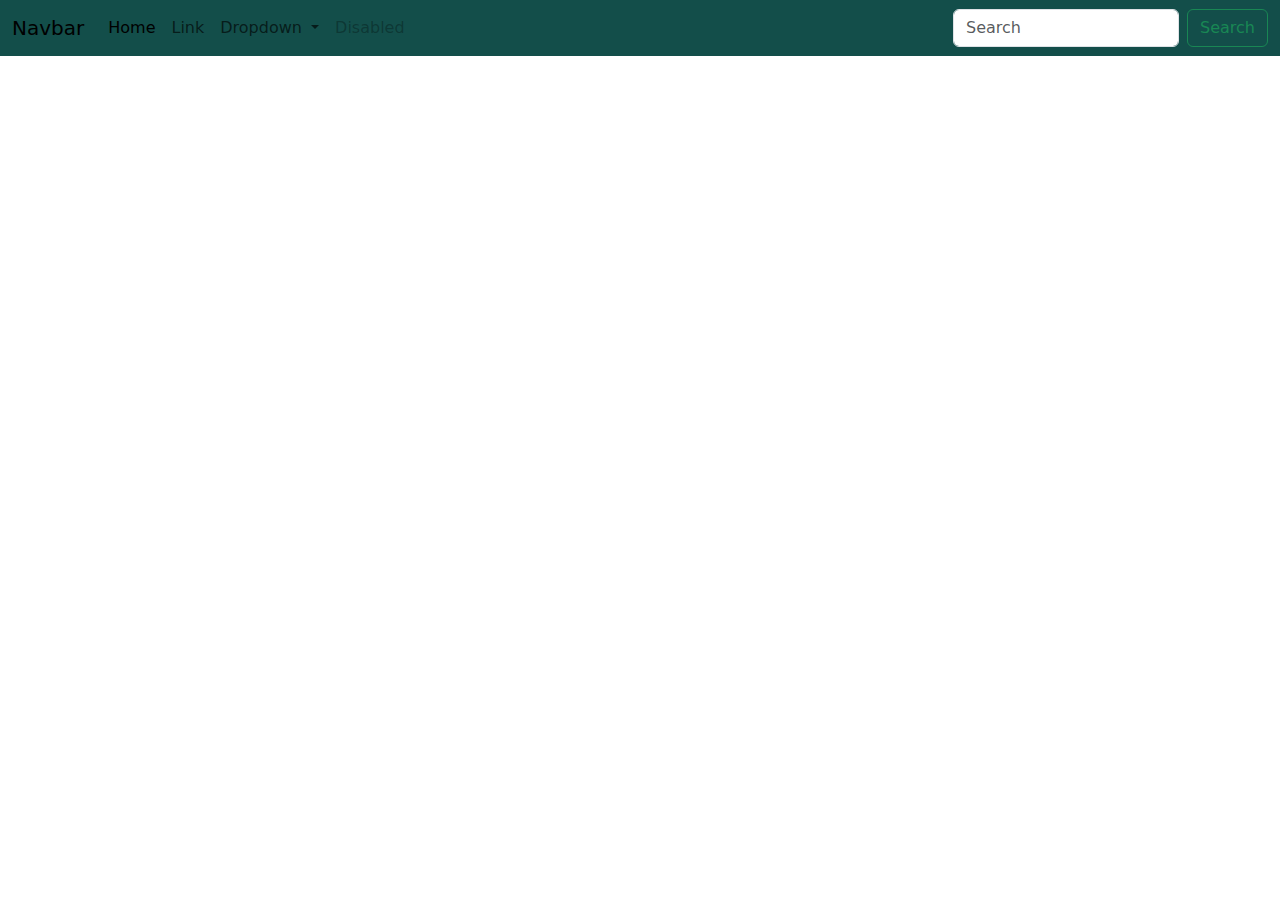
<file: index.html>
<?php
header("");
?>
<!DOCTYPE html>
<html lang="en">
<head>
    <meta charset="UTF-8">
    <meta name="viewport" content="width=device-width, initial-scale=1.0">
    <link rel="stylesheet" href="assets/css/styles.css">
    <title>Started - Anti Procrastinate Note</title>
</head>
<body>
    <header id="navBar">
        
    </header>
    <main>
        
    </main>
    <script src="assets/js/main.js"></script>
    <script src="assets/library/bootstrap-5.3.2-dist/js/bootstrap.bundle.min.js">
    </script>
</body>
</html>
</file>
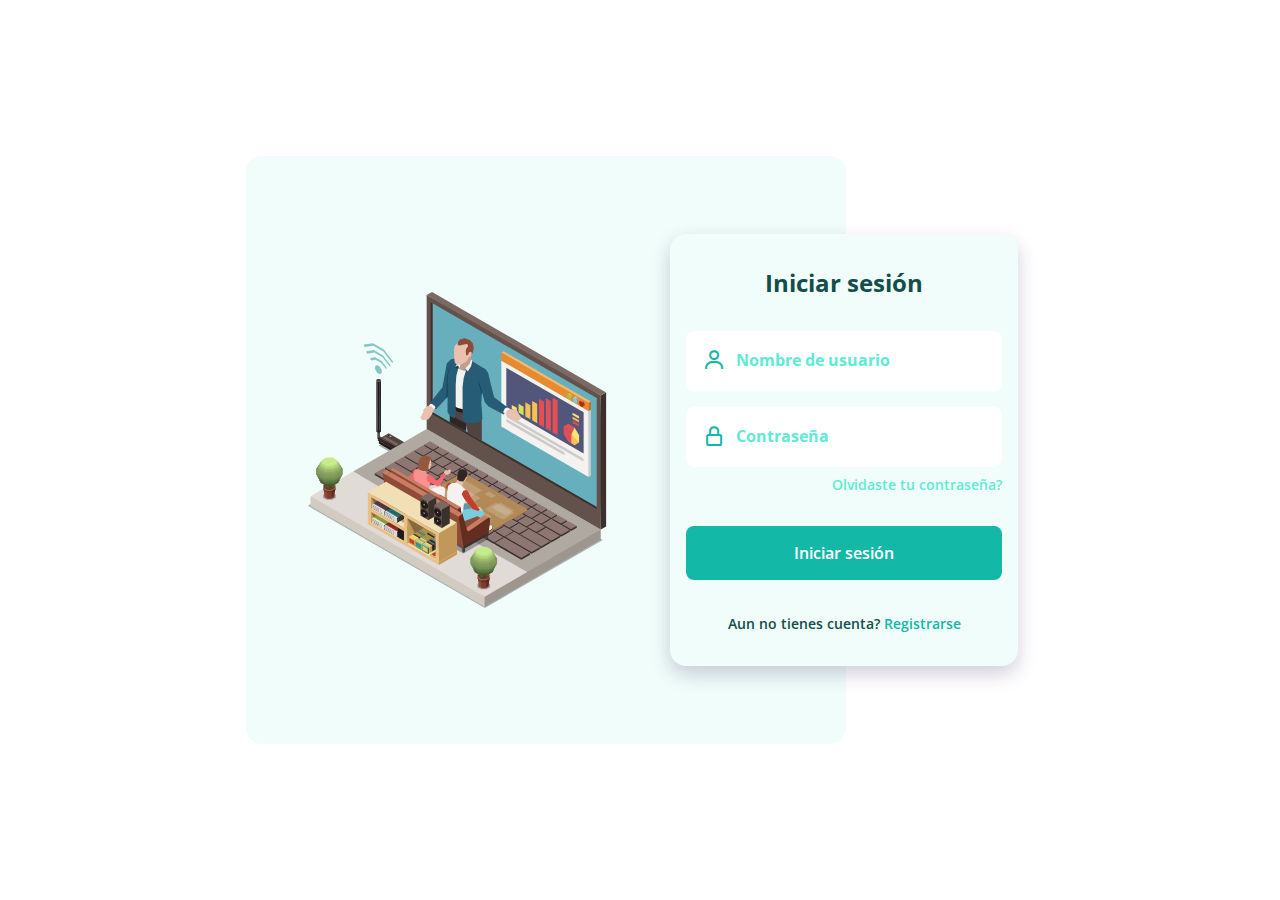
<file: pages/login/index.html>
<!DOCTYPE html>
<html lang="es">

<head>
    <meta charset="UTF-8">
    <meta name="viewport" content="width=device-width, initial-scale=1.0">

    <!-- ===== CSS ===== -->
    <link rel="stylesheet" href="../../assets/css/formSign.css">

    <!-- ===== BOX ICONS ===== -->
    <link href='../../assets/library/boxicons-2.1.4/css/boxicons.min.css' rel='stylesheet'>

    <title>Iniciar sesión o registrarse</title>
</head>

<body>
    <div class="login">
        <div class="login__content">
            <div class="login__img">
                <img src="../../assets/img/img-login.svg" alt="">
            </div>

            <div class="login__forms">
                <form action="" class="login__registre" id="login-in">
                    <h1 class="login__title">Iniciar sesión</h1>

                    <div class="login__box">
                        <i class='bx bx-user login__icon'></i>
                        <input type="text" placeholder="Nombre de usuario" class="login__input" id="username" required>
                    </div>

                    <div class="login__box">
                        <i class='bx bx-lock-alt login__icon'></i>
                        <input type="password" placeholder="Contraseña" class="login__input" id="password" required>
                    </div>

                    <div class="login_box">
                        <label id="messageErrorIn"></label>
                    </div>

                    <a href="#" class="login__forgot">Olvidaste tu contraseña?</a>

                    <a type="button" id="SingIn" class="login__button">Iniciar sesión</a>

                    <div>
                        <span class="login__account">Aun no tienes cuenta?</span>
                        <span class="login__signin" id="sign-up">Registrarse</span>
                    </div>
                </form>

                <form action="" class="login__create none" id="login-up">
                    <h1 class="login__title">Crear cuenta</h1>

                    <div class="login__box">
                        <i class='bx bx-user login__icon'></i>
                        <input type="text" placeholder="Nombre de usuario" id="up-username" class="login__input">
                    </div>

                    <div class="login__box">
                        <i class='bx bx-at login__icon'></i>
                        <input type="text" placeholder="Email" id="up-email" class="login__input">
                    </div>

                    <div class="login__box">
                        <i class='bx bx-lock-alt login__icon'></i>
                        <input type="password" placeholder="Contraseña" id="up-password" class="login__input">
                    </div>
                    
                    <div class="login__box">
                        <i class='bx bx-lock-alt login__icon'></i>
                        <input type="password" placeholder="Contraseña" id="up-password-conf" class="login__input">
                    </div>

                    <div class="login_box">
                        <span id="messageErrorUp"></span>
                    </div>

                    <a id="singUp" href="#" class="login__button">Registrarse</a>

                    <div>
                        <span class="login__account">Ya tienes una cuenta?</span>
                        <span class="login__signup" id="sign-in">Iniciar sesión</span>
                    </div>

                    <div class="login__social">
                        <a href="#" class="login__social-icon"><i class='bx bxl-facebook'></i></a>
                        <a href="#" class="login__social-icon"><i class='bx bxl-twitter'></i></a>
                        <a href="#" class="login__social-icon"><i class='bx bxl-google'></i></a>
                    </div>
                </form>
            </div>
        </div>
    </div>

    <!--===== MAIN JS =====-->
    <script src="../../assets/js/sign.js"></script>
    <script src="../../assets/js/sign-current-form.js"></script>
</body>

</html>
</file>
<file: assets/css/formSign.css>
@import "font-colors.css";

@media screen and (min-width: 768px){
  :root{
    --normal-font-size: 1rem;
    --small-font-size: .875rem;
  }
}

/*===== BASE =====*/
*,::before,::after{
  box-sizing: border-box;
}

body{
  margin: 0;
  padding: 0;
  font-family: var(--body-font);
  font-size: var(--normal-font-size);
  color: var(--first-color-dark);
}

h1{
  margin: 0;
}

a{
  text-decoration: none;
}

img{
  max-width: 100%;
  height: auto;
  display: block;
}

/*===== LOGIN =====*/
.login{
  display: grid;
  grid-template-columns: 100%;
  height: 100vh;
  margin-left: 1.5rem;
  margin-right: 1.5rem;
}

.login__content{
  display: grid;
}

.login__img{
  justify-self: center;
}

.login__img img{
  width: 350;
  margin-top: 1.5rem;
}

.login__forms{
  position: relative;
  height: 368px;
}

.login__registre, .login__create{
  position: absolute;
  bottom: 1rem;
  width: 100%;
  background-color: var(--first-color-lighten);
  padding: 2rem 1rem;
  border-radius: 1rem;
  text-align: center;
  box-shadow: 0 8px 20px rgba(35,0,77,.2);
  animation-duration: .4s;
  animation-name: animate-login;
}

@keyframes animate-login{
  0%{
    transform: scale(1,1);
  }
  50%{
    transform: scale(1.1,1.1);
  }
  100%{
    transform: scale(1,1);
  }
}

.login__title{
  font-size: var(--h1-font-size);
  margin-bottom: 2rem;
}

.login__box{
  display: grid;
  grid-template-columns: max-content 1fr;
  column-gap: .5rem;
  padding: 1.125rem 1rem;
  background-color: #FFF;
  margin-top: 1rem;
  border-radius: .5rem;
}

.login__icon{
  font-size: 1.5rem;
  color: var(--first-color);
}

.login__input{
  border: none;
  outline: none;
  font-size: var(--normal-font-size);
  font-weight: 700;
  color: var(--first-color-dark);
}

.login__input::placeholder{
  font-size: var(--normal-font-size);
  font-family: var(--body-font);
  color: var(--first-color-light);
}

.login__forgot{
  display: block;
  width: max-content;
  margin-left: auto;
  margin-top: .5rem;
  font-size: var(--small-font-size);
  font-weight: 600;
  color: var(--first-color-light);
}

.login__button{
  display: block;
  padding: 1rem;
  margin: 2rem 0;
  background-color: var(--first-color);
  color: #FFF;
  font-weight: 600;
  text-align: center;
  border-radius: .5rem;
  transition: .3s;
  cursor:pointer;
}

.login__button:hover{
  background-color: var(--first-color-dark);
}

.login__account, .login__signin, .login__signup{
  font-weight: 600;
  font-size: var(--small-font-size);
}

.login__account{
  color: var(--first-color-dark);
}

.login__signin, .login__signup{
  color: var(--first-color);
  cursor: pointer;
}

.login__social{
  margin-top: 2rem;
}

.login__social-icon{
  font-size: 1.5rem;
  color: var(--first-color-dark);
  margin: 0 1.5rem;
}

/*Show login*/
.block{
  display: block;
}

/*Hidden login*/
.none{
  display: none;
}

/* ===== MEDIA QUERIES =====*/
@media screen and (min-width: 576px){
  .login__forms{
    width: 348px;
    justify-self: center;
  }
}

@media screen and (min-width: 1024px){
  .login{
    height: 100vh;
    overflow: hidden;
  }

  .login__content{
    grid-template-columns: repeat(2, max-content);
    justify-content: center;
    align-items: center;
    margin-left: 10rem;
  }

  .login__img{
    display: flex;
    width: 600px;
    height: 588px;
    background-color: var(--first-color-lighten);
    border-radius: 1rem;
    padding-left: 1rem;
  }

  .login__img img{
    width: 390px;
    margin-top: 0;
  }

  .login__registre, .login__create{
    left: -11rem;
  }

  .login__registre{
    bottom: -2rem;
  }

  .login__create{
    bottom: -5.5rem;
  }
}

#messageErrorIn, #messageErrorUp{
  color: red;
}

.incorrectText {
  color: red;
}
</file>
<file: assets/css/styles.css>
@import 'font-colors.css';
@import '../library/bootstrap-5.3.2-dist/css/bootstrap.min.css';

* {
    margin: 0;
}
</file>
